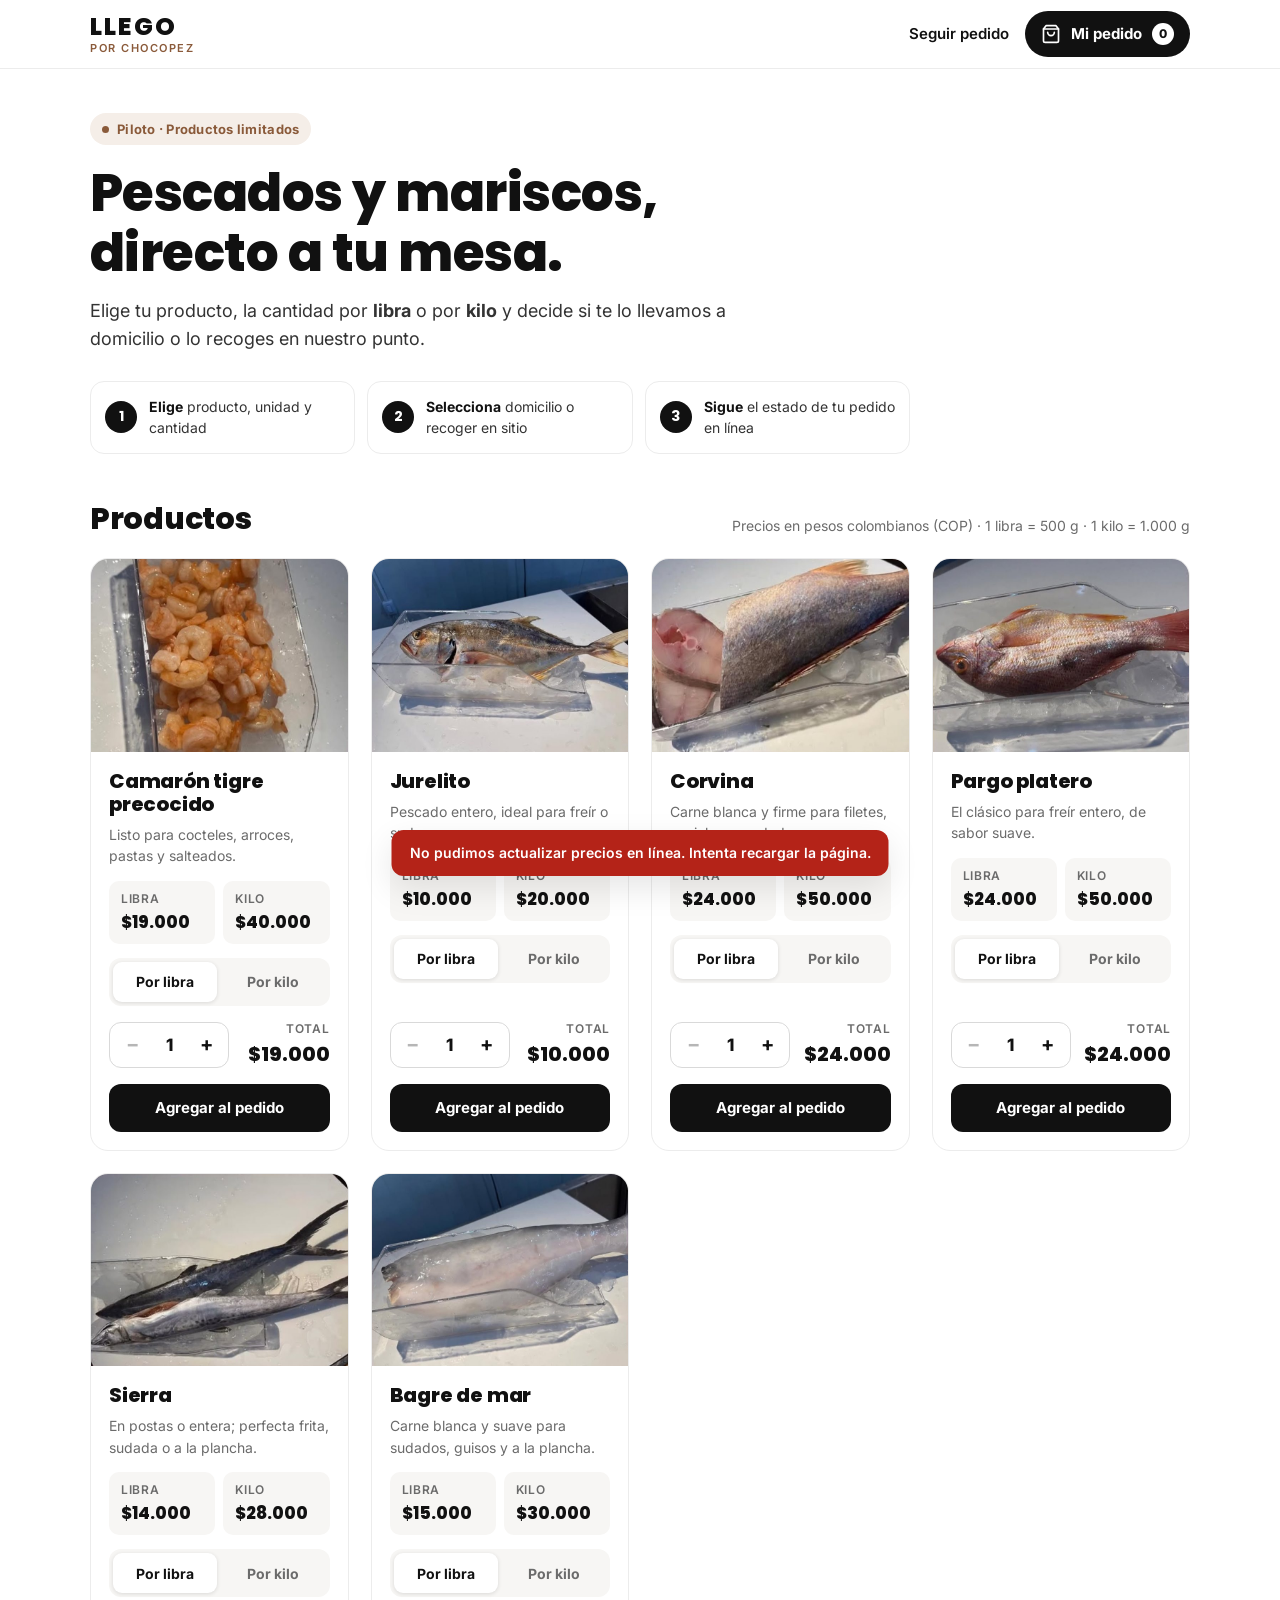
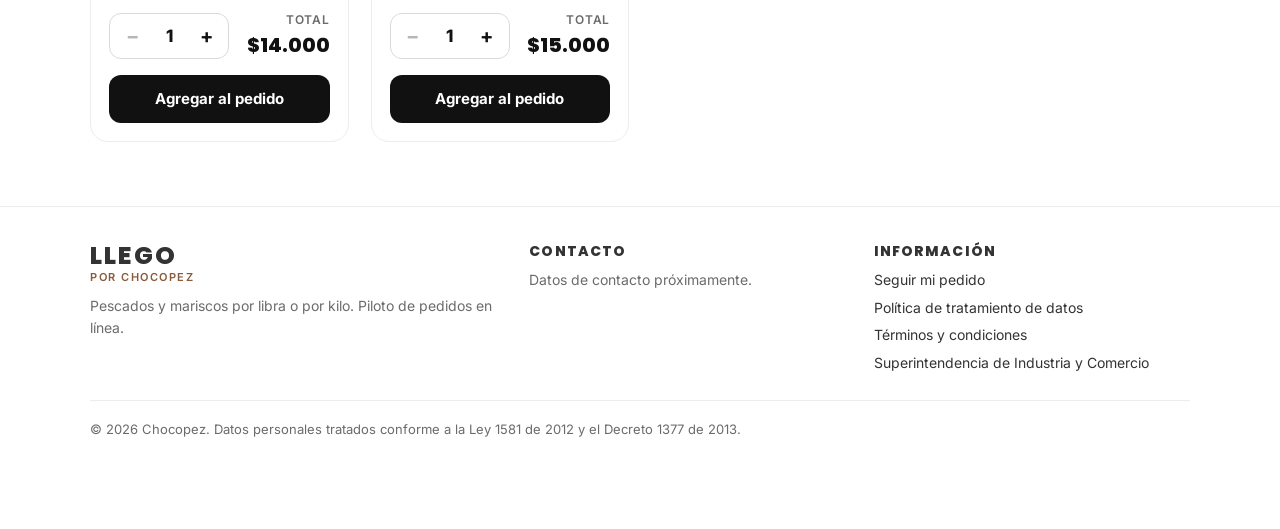
<file: index.html>
<!doctype html>
<html lang="es-CO">
<head>
  <meta charset="utf-8">
  <meta name="viewport" content="width=device-width, initial-scale=1, viewport-fit=cover">
  <title>LLEGO · Pescados y mariscos | Chocopez</title>
  <meta name="description" content="Pide pescados y mariscos por libra o por kilo. Domicilio o recogida en sitio, con seguimiento de tu pedido.">
  <meta name="theme-color" content="#ffffff">
  <meta property="og:title" content="LLEGO · Pescados y mariscos">
  <meta property="og:description" content="Elige tu producto por libra o por kilo y recíbelo a domicilio o recógelo en nuestro punto.">
  <meta property="og:image" content="assets/img/productos/corvina.jpg">
  <link rel="icon" href="data:image/svg+xml,%3Csvg xmlns='http://www.w3.org/2000/svg' viewBox='0 0 64 64'%3E%3Crect width='64' height='64' rx='14' fill='%23111'/%3E%3Ctext x='32' y='43' font-family='Arial' font-weight='900' font-size='30' fill='%23fff' text-anchor='middle'%3ELL%3C/text%3E%3C/svg%3E">
  <link rel="preconnect" href="https://fonts.googleapis.com">
  <link rel="preconnect" href="https://fonts.gstatic.com" crossorigin>
  <link href="https://fonts.googleapis.com/css2?family=Inter:wght@400;500;600;700&family=Poppins:wght@600;700;800&display=swap" rel="stylesheet">
  <link rel="stylesheet" href="assets/css/styles.css">
</head>
<body>
  <div class="demo-banner" id="demoBanner" hidden>Modo demostración: los pedidos se guardan solo en este navegador.</div>

  <header class="topbar">
    <div class="container topbar-in">
      <a class="brand" href="./" aria-label="LLEGO, inicio">
        <span class="brand-name">LLEGO</span>
        <span class="brand-sub">por Chocopez</span>
      </a>
      <nav class="topnav" aria-label="Principal">
        <a class="link-plain" href="seguimiento.html">Seguir pedido</a>
        <button class="cart-btn" id="cartBtn" type="button" aria-label="Ver mi pedido">
          <svg viewBox="0 0 24 24" fill="none" stroke="currentColor" stroke-width="2" stroke-linecap="round" stroke-linejoin="round" aria-hidden="true"><path d="M6 2 3 6v14a2 2 0 0 0 2 2h14a2 2 0 0 0 2-2V6l-3-4Z"/><path d="M3 6h18"/><path d="M16 10a4 4 0 0 1-8 0"/></svg>
          <span class="cart-total-top" id="cartTotalTop">Mi pedido</span>
          <span class="cart-count" id="cartCount" aria-live="polite">0</span>
        </button>
      </nav>
    </div>
  </header>

  <main>
    <section class="hero container">
      <span class="pill">Piloto · Productos limitados</span>
      <h1>Pescados y mariscos,<br>directo a tu mesa.</h1>
      <p class="lead">Elige tu producto, la cantidad por <strong>libra</strong> o por <strong>kilo</strong> y decide si te lo llevamos a domicilio o lo recoges en nuestro punto.</p>
      <ol class="steps">
        <li><b>1</b><span><strong>Elige</strong> producto, unidad y cantidad</span></li>
        <li><b>2</b><span><strong>Selecciona</strong> domicilio o recoger en sitio</span></li>
        <li><b>3</b><span><strong>Sigue</strong> el estado de tu pedido en línea</span></li>
      </ol>
    </section>

    <section class="section" id="catalogo" aria-labelledby="tituloProductos">
      <div class="container">
        <div class="section-head">
          <h2 id="tituloProductos">Productos</h2>
          <p class="muted small">Precios en pesos colombianos (COP) · 1 libra = 500 g · 1 kilo = 1.000 g</p>
        </div>
        <div class="notice" id="closedNotice" hidden>En este momento no estamos recibiendo pedidos. Vuelve pronto.</div>
        <div class="grid" id="productGrid" aria-live="polite"></div>
      </div>
    </section>
  </main>

  <footer class="footer">
    <div class="container">
      <div class="footer-grid">
        <div>
          <a class="brand" href="./"><span class="brand-name">LLEGO</span><span class="brand-sub">por Chocopez</span></a>
          <p class="muted" style="margin-top:12px">Pescados y mariscos por libra o por kilo. Piloto de pedidos en línea.</p>
        </div>
        <div>
          <h4>Contacto</h4>
          <ul id="footerContact"></ul>
        </div>
        <div>
          <h4>Información</h4>
          <ul>
            <li><a href="seguimiento.html">Seguir mi pedido</a></li>
            <li><a href="politica.html#datos">Política de tratamiento de datos</a></li>
            <li><a href="politica.html#terminos">Términos y condiciones</a></li>
            <li><a href="https://www.sic.gov.co" target="_blank" rel="noopener">Superintendencia de Industria y Comercio</a></li>
          </ul>
        </div>
      </div>
      <p class="legal">© <span id="anio">2026</span> <span data-negocio="razonSocial">Chocopez</span>. Datos personales tratados conforme a la Ley 1581 de 2012 y el Decreto 1377 de 2013.</p>
    </div>
  </footer>

  <button class="mobile-bar" id="mobileBar" type="button" aria-label="Ver mi pedido">
    <span class="mb-info"><small id="mbCount">0 productos</small><strong id="mbTotal">$0</strong></span>
    <span class="mb-cta">Ver pedido</span>
  </button>

  <!-- Panel del pedido -->
  <div class="backdrop" id="backdrop" hidden></div>
  <aside class="drawer" id="drawer" role="dialog" aria-modal="true" aria-labelledby="drawerTitle" aria-hidden="true">
    <div class="drawer-head">
      <button class="icon-btn" id="drawerBack" type="button" aria-label="Volver" hidden>&larr;</button>
      <h2 id="drawerTitle">Tu pedido</h2>
      <button class="icon-btn" id="drawerClose" type="button" aria-label="Cerrar">&times;</button>
    </div>
    <div class="drawer-steps" id="drawerSteps" aria-hidden="true"><span></span><span></span><span></span></div>

    <div class="drawer-body" id="drawerBody">
      <!-- Paso 1: carrito -->
      <section data-view="carrito" id="viewCarrito"></section>

      <!-- Paso 2: datos de entrega -->
      <section data-view="datos" hidden>
        <form class="form" id="checkoutForm" novalidate>
          <fieldset>
            <legend>¿Cómo quieres recibirlo?</legend>
            <div class="choice-grid">
              <label class="choice">
                <input type="radio" name="tipoEntrega" value="DOMICILIO" checked>
                <span class="choice-box"><strong>Domicilio</strong><small>Te lo llevamos a tu dirección.</small></span>
              </label>
              <label class="choice">
                <input type="radio" name="tipoEntrega" value="RECOGER">
                <span class="choice-box"><strong>Recoger en sitio</strong><small>Pasas por nuestro punto.</small></span>
              </label>
            </div>
          </fieldset>

          <fieldset>
            <legend>Tus datos</legend>
            <div class="field" data-campo="nombre">
              <label for="fNombre">Nombre completo</label>
              <input id="fNombre" name="nombre" autocomplete="name" maxlength="80" required>
            </div>
            <div class="field" data-campo="telefono">
              <label for="fTelefono">Celular</label>
              <input id="fTelefono" name="telefono" type="tel" inputmode="numeric" autocomplete="tel-national" maxlength="14" placeholder="300 123 4567" required>
            </div>
            <div class="field" data-campo="correo">
              <label for="fCorreo">Correo <span class="opt">(opcional)</span></label>
              <input id="fCorreo" name="correo" type="email" autocomplete="email" maxlength="100">
            </div>
          </fieldset>

          <fieldset data-solo="DOMICILIO">
            <legend>Dirección de entrega</legend>
            <div class="field" data-campo="direccion">
              <label for="fDireccion">Dirección</label>
              <input id="fDireccion" name="direccion" autocomplete="street-address" maxlength="120" placeholder="Calle 10 # 20-30">
            </div>
            <div class="row-2">
              <div class="field" data-campo="barrio">
                <label for="fBarrio">Barrio</label>
                <input id="fBarrio" name="barrio" maxlength="60">
              </div>
              <div class="field" data-campo="ciudad">
                <label for="fCiudad">Ciudad</label>
                <input id="fCiudad" name="ciudad" autocomplete="address-level2" maxlength="60">
              </div>
            </div>
            <div class="field" data-campo="indicaciones">
              <label for="fIndicaciones">Indicaciones <span class="opt">(opcional)</span></label>
              <input id="fIndicaciones" name="indicaciones" maxlength="200" placeholder="Torre, apartamento, punto de referencia">
            </div>
            <div class="field" data-campo="franja">
              <label for="fFranja">¿Cuándo lo quieres?</label>
              <select id="fFranja" name="franja"></select>
            </div>
            <p class="hint" id="coberturaHint" hidden></p>
          </fieldset>

          <fieldset data-solo="RECOGER" hidden>
            <legend>Punto de recogida</legend>
            <div class="info-box" id="pickupInfo"></div>
            <div class="row-2">
              <div class="field" data-campo="fechaRecogida">
                <label for="fFechaRecogida">Fecha</label>
                <input id="fFechaRecogida" name="fechaRecogida" type="date">
              </div>
              <div class="field" data-campo="franjaRecogida">
                <label for="fFranjaRecogida">Hora</label>
                <select id="fFranjaRecogida" name="franjaRecogida"></select>
              </div>
            </div>
          </fieldset>

          <fieldset>
            <legend>Medio de pago</legend>
            <div class="radio-list" id="pagoList" data-campo="pago"></div>
            <p class="hint">Esta plataforma no procesa pagos en línea: pagas al recibir o recoger tu pedido.</p>
          </fieldset>

          <div class="field" data-campo="observaciones">
            <label for="fObs">Observaciones <span class="opt">(opcional)</span></label>
            <textarea id="fObs" name="observaciones" maxlength="300" placeholder="Ej.: llamar antes de llegar"></textarea>
          </div>

          <div class="hp" aria-hidden="true">
            <label for="fWeb">No llenar este campo</label>
            <input id="fWeb" name="web" tabindex="-1" autocomplete="off">
          </div>

          <label class="consent" data-campo="consentimiento">
            <input type="checkbox" name="consentimiento" id="fConsent">
            <span>Autorizo de manera previa, expresa e informada a <strong data-negocio="razonSocial">Chocopez</strong> para tratar mis datos personales con el fin de gestionar, entregar y hacer seguimiento a mi pedido, de acuerdo con la <a href="politica.html#datos" target="_blank">Política de Tratamiento de Datos Personales</a> (Ley 1581 de 2012). Acepto los <a href="politica.html#terminos" target="_blank">Términos y condiciones</a>.</span>
          </label>

          <div class="form-error" id="formError" role="alert" hidden></div>
        </form>
      </section>

      <!-- Paso 3: confirmación -->
      <section data-view="listo" id="viewListo" hidden></section>
    </div>

    <div class="drawer-foot" id="drawerFoot">
      <div class="totals" id="totals"></div>
      <button class="btn btn-primary btn-block btn-lg" id="primaryBtn" type="button">Continuar</button>
    </div>
  </aside>

  <div class="toast" id="toast" role="status" aria-live="polite"></div>

  <script src="assets/js/config.js"></script>
  <script src="assets/js/productos.js"></script>
  <script src="assets/js/comun.js"></script>
  <script src="assets/js/api.js"></script>
  <script src="assets/js/tienda.js"></script>
</body>
</html>
</file>
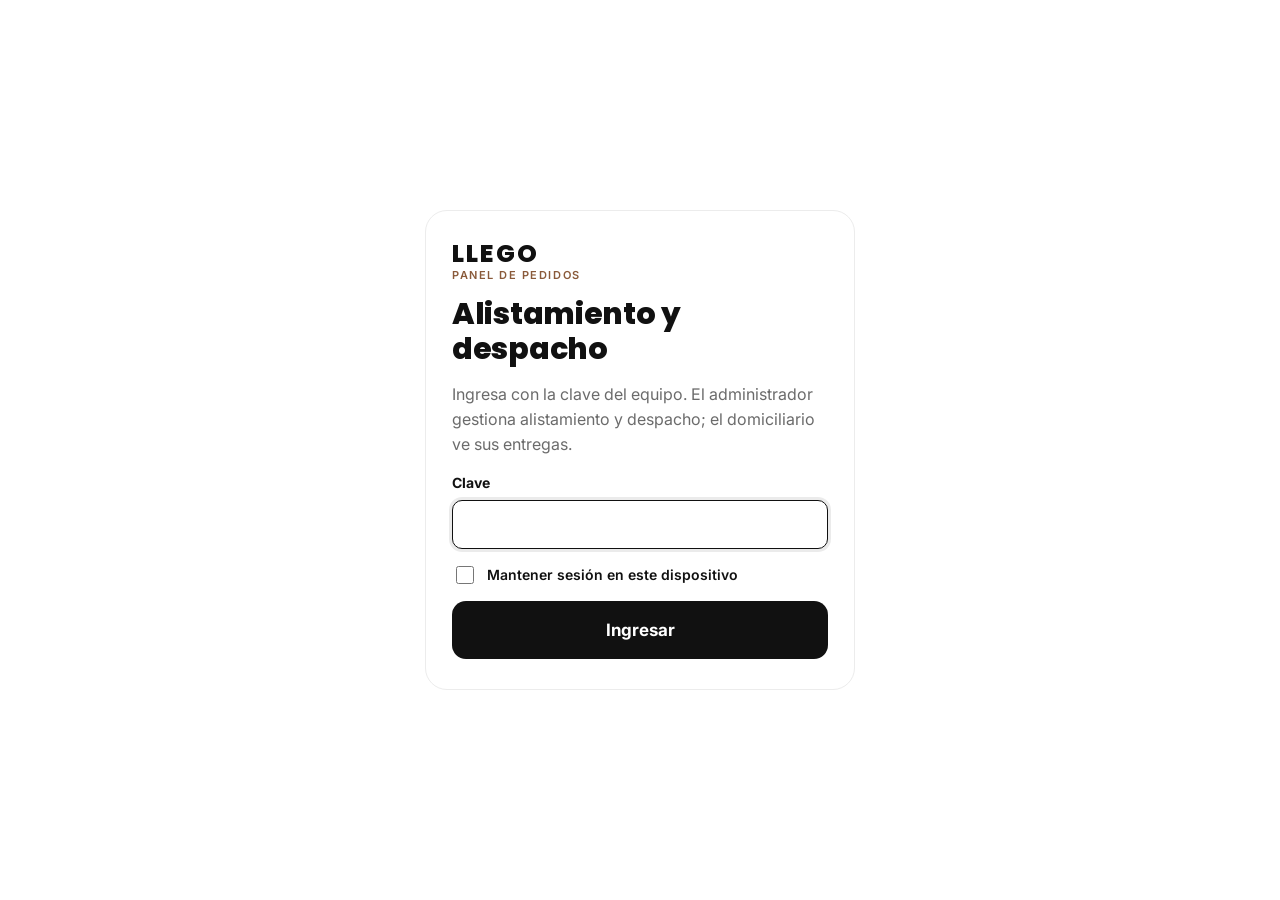
<file: admin/index.html>
<!doctype html>
<html lang="es-CO">
<head>
  <meta charset="utf-8">
  <meta name="viewport" content="width=device-width, initial-scale=1, viewport-fit=cover">
  <meta name="robots" content="noindex, nofollow">
  <title>Panel de pedidos · LLEGO</title>
  <meta name="theme-color" content="#ffffff">
  <link rel="icon" href="data:image/svg+xml,%3Csvg xmlns='http://www.w3.org/2000/svg' viewBox='0 0 64 64'%3E%3Crect width='64' height='64' rx='14' fill='%23111'/%3E%3Ctext x='32' y='43' font-family='Arial' font-weight='900' font-size='30' fill='%23fff' text-anchor='middle'%3ELL%3C/text%3E%3C/svg%3E">
  <link rel="preconnect" href="https://fonts.googleapis.com">
  <link rel="preconnect" href="https://fonts.gstatic.com" crossorigin>
  <link href="https://fonts.googleapis.com/css2?family=Inter:wght@400;500;600;700&family=Poppins:wght@600;700;800&display=swap" rel="stylesheet">
  <link rel="stylesheet" href="../assets/css/styles.css">
  <link rel="stylesheet" href="../assets/css/admin.css">
</head>
<body>
  <!-- Acceso -->
  <main class="login-wrap" id="vistaLogin">
    <div class="login-card">
      <div class="brand"><span class="brand-name">LLEGO</span><span class="brand-sub">Panel de pedidos</span></div>
      <h1>Alistamiento y despacho</h1>
      <p class="muted">Ingresa con la clave del equipo. El administrador gestiona alistamiento y despacho; el domiciliario ve sus entregas.</p>
      <form class="form" id="loginForm" novalidate style="gap:14px">
        <div class="field">
          <label for="clave">Clave</label>
          <input id="clave" name="clave" type="password" autocomplete="current-password" required>
        </div>
        <label class="check"><input type="checkbox" id="recordar"> Mantener sesión en este dispositivo</label>
        <div class="form-error" id="loginError" role="alert" hidden></div>
        <button class="btn btn-primary btn-lg btn-block" type="submit" id="loginBtn">Ingresar</button>
      </form>
      <div class="demo-keys" id="demoKeys" hidden>
        <strong>Modo demostración.</strong> Clave administrador: <b>admin123</b> · Clave domiciliario: <b>domi123</b>. Los pedidos de prueba se guardan solo en este navegador.
      </div>
    </div>
  </main>

  <!-- Panel -->
  <div id="vistaPanel" hidden>
    <div class="demo-banner" id="demoBanner" hidden>Modo demostración: los pedidos se guardan solo en este navegador.</div>
    <header class="topbar">
      <div class="container topbar-in">
        <div class="brand"><span class="brand-name">LLEGO</span><span class="brand-sub" id="rolLabel">Panel</span></div>
        <nav class="topnav">
          <a class="link-plain hide-sm" href="../" target="_blank" rel="noopener">Ver tienda</a>
          <button class="btn btn-ghost" type="button" id="btnSalir">Salir</button>
        </nav>
      </div>
    </header>

    <main class="container panel">
      <div class="panel-title">
        <h1 id="panelTitulo">Pedidos</h1>
        <div class="toolbar">
          <label class="switch" id="tiendaSwitch" hidden><input type="checkbox" id="tiendaAbierta" checked><span id="tiendaTxt">Tienda abierta</span></label>
          <button class="btn btn-ghost" type="button" id="btnXML" hidden>Descargar XML</button>
          <button class="btn btn-primary" type="button" id="btnRefrescar">Actualizar</button>
        </div>
      </div>

      <div class="kpis" id="kpis" hidden></div>

      <div class="domi-bar" id="domiBar" hidden>
        <div class="field">
          <label for="domiNombre">Tu nombre (domiciliario)</label>
          <input id="domiNombre" class="input" maxlength="60" placeholder="Escribe tu nombre" autocomplete="name">
        </div>
        <p class="small muted" style="flex:1;min-width:200px">Se registra en cada pedido que recibas y entregues.</p>
      </div>

      <div class="panel-bar">
        <nav class="tabs" id="tabs" role="tablist" aria-label="Fases del pedido"></nav>
        <input class="input search" id="buscar" type="search" placeholder="Buscar por código, nombre o celular" aria-label="Buscar pedidos">
      </div>
      <p class="sync" id="syncInfo"></p>
      <div class="orders" id="orders" aria-live="polite"></div>
    </main>
  </div>

  <datalist id="domisList"></datalist>
  <div class="toast" id="toast" role="status" aria-live="polite"></div>

  <script src="../assets/js/config.js"></script>
  <script src="../assets/js/productos.js"></script>
  <script src="../assets/js/comun.js"></script>
  <script src="../assets/js/api.js"></script>
  <script src="../assets/js/admin.js"></script>
</body>
</html>
</file>
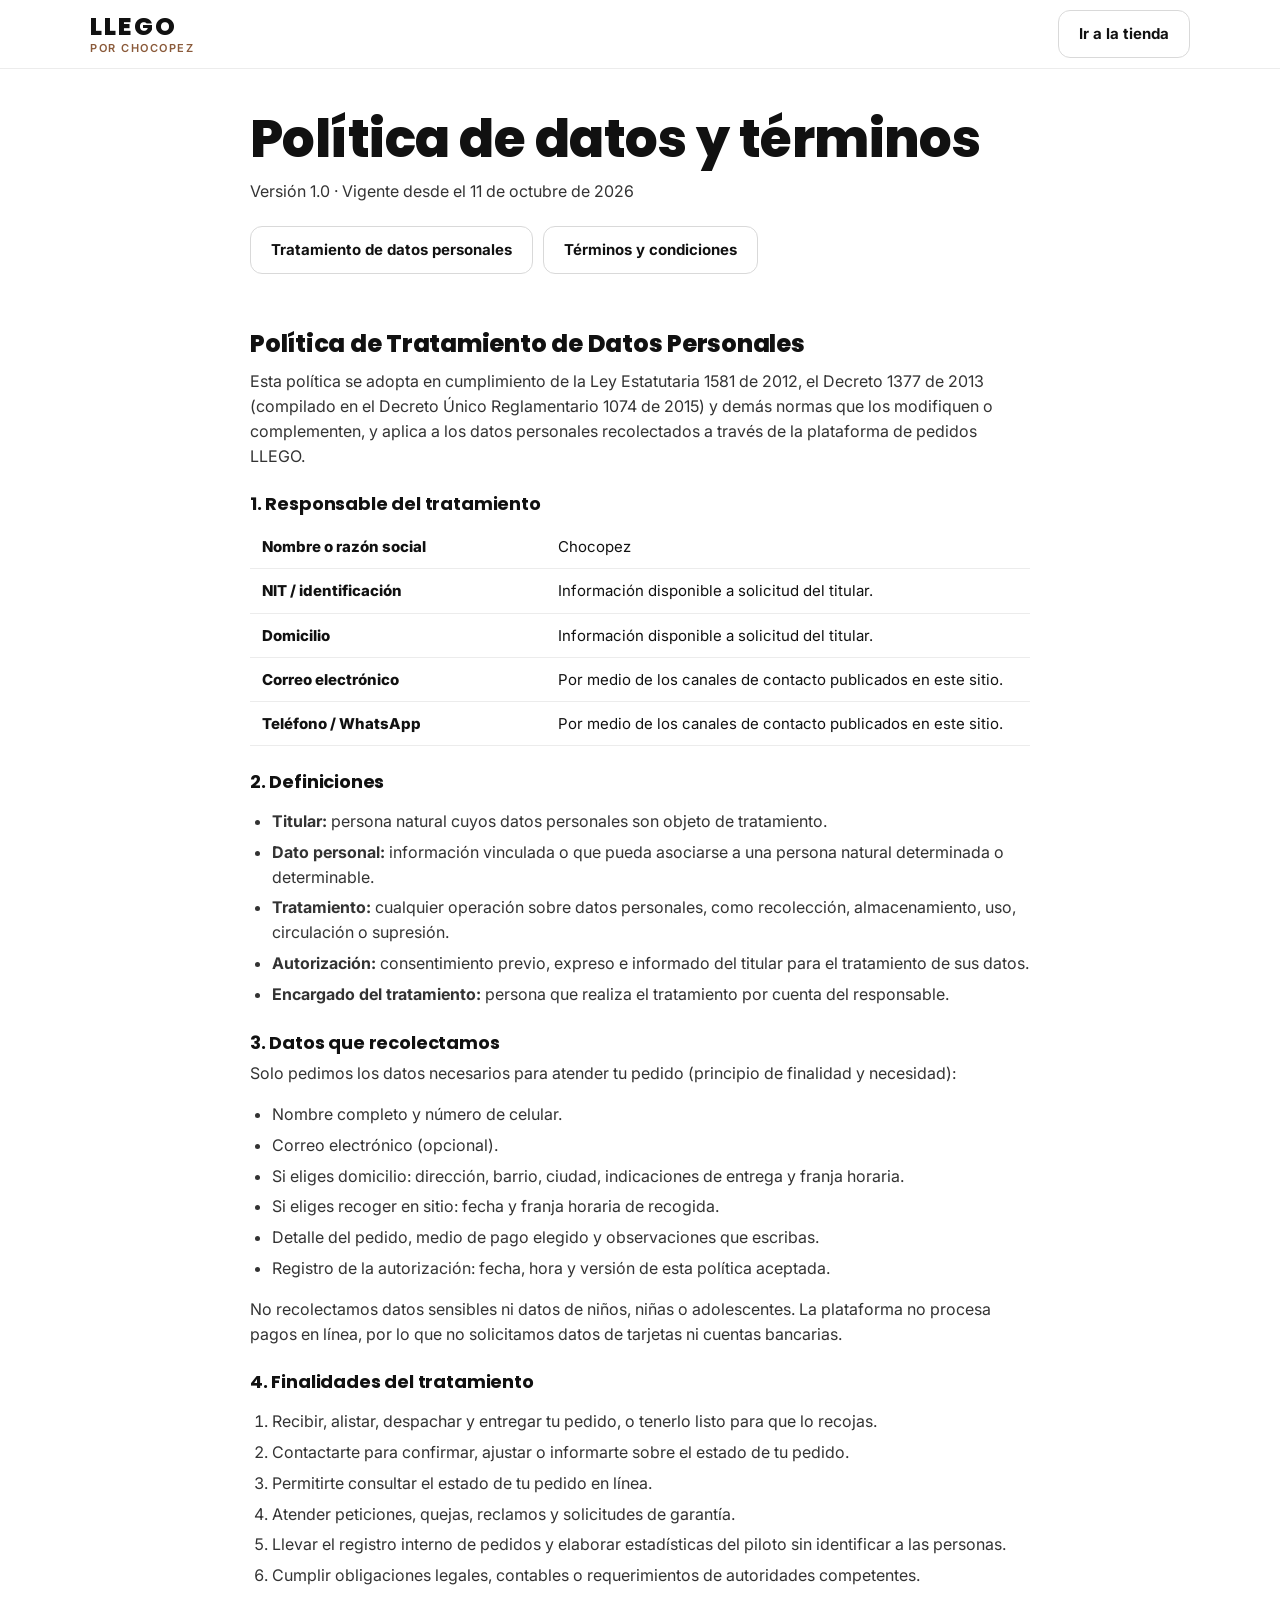
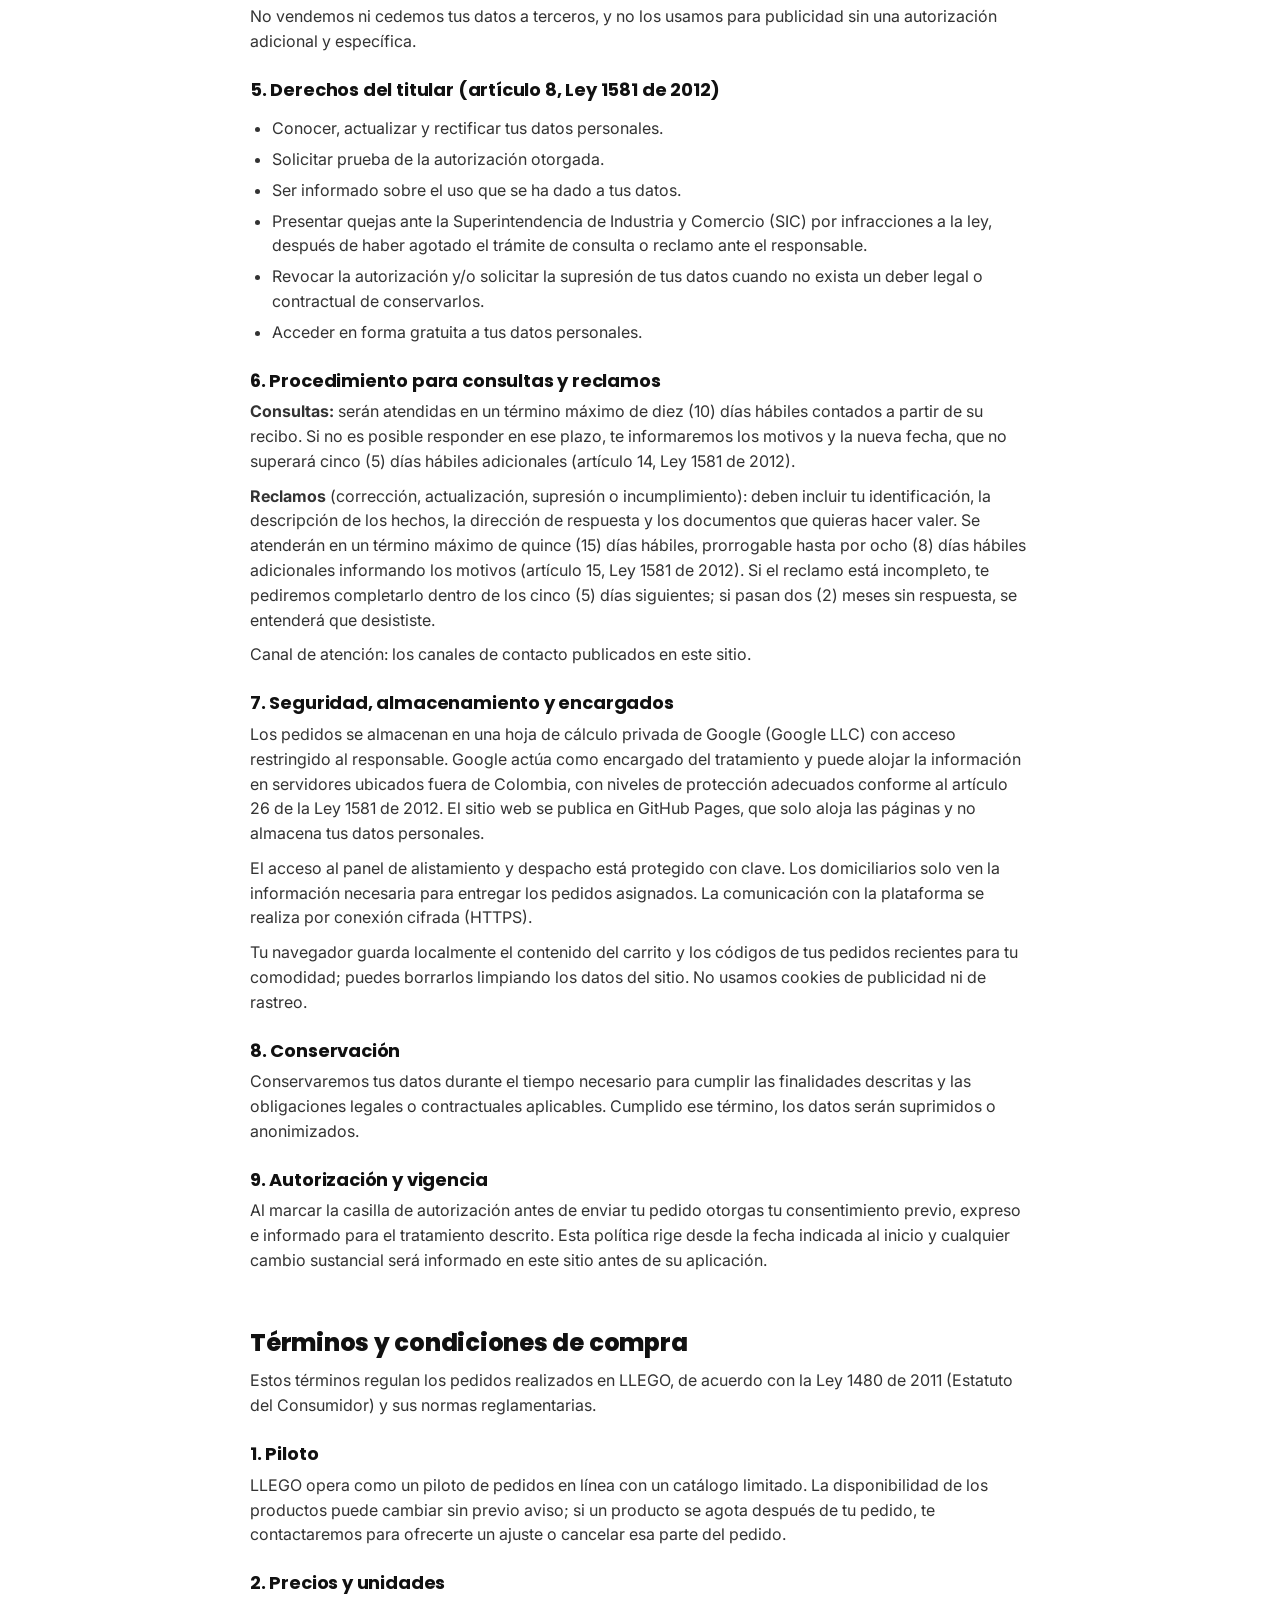
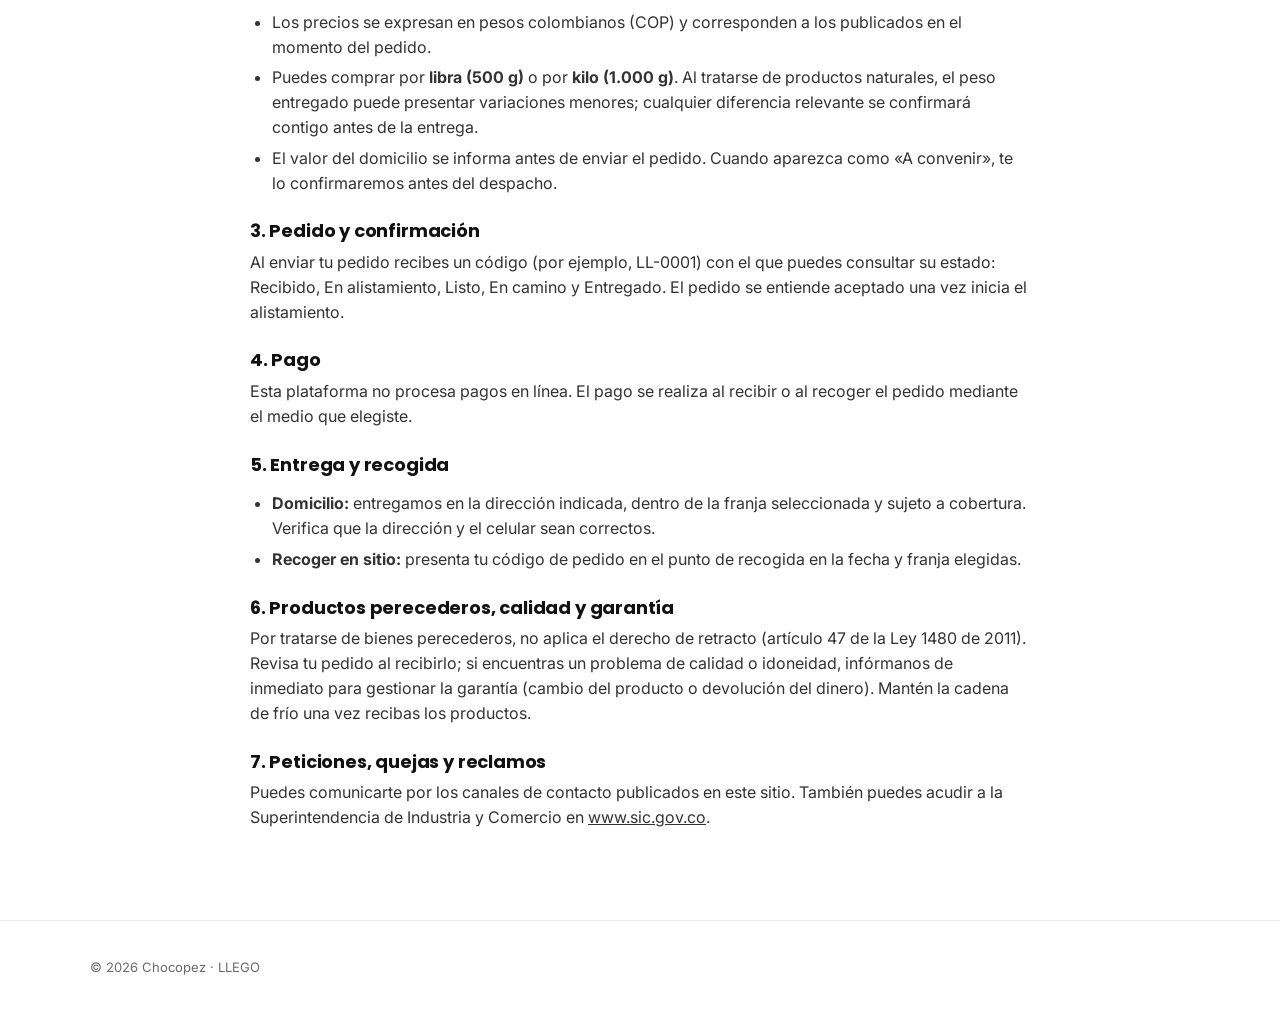
<file: politica.html>
<!doctype html>
<html lang="es-CO">
<head>
  <meta charset="utf-8">
  <meta name="viewport" content="width=device-width, initial-scale=1, viewport-fit=cover">
  <title>Política de datos y términos · LLEGO</title>
  <meta name="description" content="Política de Tratamiento de Datos Personales (Ley 1581 de 2012) y Términos y condiciones de compra de LLEGO por Chocopez.">
  <meta name="theme-color" content="#ffffff">
  <link rel="icon" href="data:image/svg+xml,%3Csvg xmlns='http://www.w3.org/2000/svg' viewBox='0 0 64 64'%3E%3Crect width='64' height='64' rx='14' fill='%23111'/%3E%3Ctext x='32' y='43' font-family='Arial' font-weight='900' font-size='30' fill='%23fff' text-anchor='middle'%3ELL%3C/text%3E%3C/svg%3E">
  <link rel="preconnect" href="https://fonts.googleapis.com">
  <link rel="preconnect" href="https://fonts.gstatic.com" crossorigin>
  <link href="https://fonts.googleapis.com/css2?family=Inter:wght@400;500;600;700&family=Poppins:wght@600;700;800&display=swap" rel="stylesheet">
  <link rel="stylesheet" href="assets/css/styles.css">
</head>
<body>
  <header class="topbar">
    <div class="container topbar-in">
      <a class="brand" href="./" aria-label="LLEGO, inicio">
        <span class="brand-name">LLEGO</span>
        <span class="brand-sub">por Chocopez</span>
      </a>
      <nav class="topnav"><a class="btn btn-ghost" href="./">Ir a la tienda</a></nav>
    </div>
  </header>

  <main class="doc">
    <h1>Política de datos y términos</h1>
    <p class="muted">Versión <span data-cfg="VERSION_POLITICA">1.0</span> · Vigente desde el <span data-cfg="FECHA_POLITICA">11 de octubre de 2026</span></p>
    <div class="toc">
      <a class="btn btn-ghost" href="#datos">Tratamiento de datos personales</a>
      <a class="btn btn-ghost" href="#terminos">Términos y condiciones</a>
    </div>

    <!-- ===================== POLÍTICA DE DATOS ===================== -->
    <h2 id="datos">Política de Tratamiento de Datos Personales</h2>
    <p>Esta política se adopta en cumplimiento de la Ley Estatutaria 1581 de 2012, el Decreto 1377 de 2013 (compilado en el Decreto Único Reglamentario 1074 de 2015) y demás normas que los modifiquen o complementen, y aplica a los datos personales recolectados a través de la plataforma de pedidos LLEGO.</p>

    <h3>1. Responsable del tratamiento</h3>
    <table>
      <tr><th>Nombre o razón social</th><td data-negocio="razonSocial">Chocopez</td></tr>
      <tr><th>NIT / identificación</th><td data-negocio="nit" data-vacio="Información disponible a solicitud del titular.">—</td></tr>
      <tr><th>Domicilio</th><td data-negocio-dir data-vacio="Información disponible a solicitud del titular.">—</td></tr>
      <tr><th>Correo electrónico</th><td data-negocio="correo" data-vacio="Por medio de los canales de contacto publicados en este sitio.">—</td></tr>
      <tr><th>Teléfono / WhatsApp</th><td data-negocio="telefono" data-vacio="Por medio de los canales de contacto publicados en este sitio.">—</td></tr>
    </table>

    <h3>2. Definiciones</h3>
    <ul>
      <li><strong>Titular:</strong> persona natural cuyos datos personales son objeto de tratamiento.</li>
      <li><strong>Dato personal:</strong> información vinculada o que pueda asociarse a una persona natural determinada o determinable.</li>
      <li><strong>Tratamiento:</strong> cualquier operación sobre datos personales, como recolección, almacenamiento, uso, circulación o supresión.</li>
      <li><strong>Autorización:</strong> consentimiento previo, expreso e informado del titular para el tratamiento de sus datos.</li>
      <li><strong>Encargado del tratamiento:</strong> persona que realiza el tratamiento por cuenta del responsable.</li>
    </ul>

    <h3>3. Datos que recolectamos</h3>
    <p>Solo pedimos los datos necesarios para atender tu pedido (principio de finalidad y necesidad):</p>
    <ul>
      <li>Nombre completo y número de celular.</li>
      <li>Correo electrónico (opcional).</li>
      <li>Si eliges domicilio: dirección, barrio, ciudad, indicaciones de entrega y franja horaria.</li>
      <li>Si eliges recoger en sitio: fecha y franja horaria de recogida.</li>
      <li>Detalle del pedido, medio de pago elegido y observaciones que escribas.</li>
      <li>Registro de la autorización: fecha, hora y versión de esta política aceptada.</li>
    </ul>
    <p>No recolectamos datos sensibles ni datos de niños, niñas o adolescentes. La plataforma no procesa pagos en línea, por lo que no solicitamos datos de tarjetas ni cuentas bancarias.</p>

    <h3>4. Finalidades del tratamiento</h3>
    <ol>
      <li>Recibir, alistar, despachar y entregar tu pedido, o tenerlo listo para que lo recojas.</li>
      <li>Contactarte para confirmar, ajustar o informarte sobre el estado de tu pedido.</li>
      <li>Permitirte consultar el estado de tu pedido en línea.</li>
      <li>Atender peticiones, quejas, reclamos y solicitudes de garantía.</li>
      <li>Llevar el registro interno de pedidos y elaborar estadísticas del piloto sin identificar a las personas.</li>
      <li>Cumplir obligaciones legales, contables o requerimientos de autoridades competentes.</li>
    </ol>
    <p>No vendemos ni cedemos tus datos a terceros, y no los usamos para publicidad sin una autorización adicional y específica.</p>

    <h3>5. Derechos del titular (artículo 8, Ley 1581 de 2012)</h3>
    <ul>
      <li>Conocer, actualizar y rectificar tus datos personales.</li>
      <li>Solicitar prueba de la autorización otorgada.</li>
      <li>Ser informado sobre el uso que se ha dado a tus datos.</li>
      <li>Presentar quejas ante la Superintendencia de Industria y Comercio (SIC) por infracciones a la ley, después de haber agotado el trámite de consulta o reclamo ante el responsable.</li>
      <li>Revocar la autorización y/o solicitar la supresión de tus datos cuando no exista un deber legal o contractual de conservarlos.</li>
      <li>Acceder en forma gratuita a tus datos personales.</li>
    </ul>

    <h3>6. Procedimiento para consultas y reclamos</h3>
    <p><strong>Consultas:</strong> serán atendidas en un término máximo de diez (10) días hábiles contados a partir de su recibo. Si no es posible responder en ese plazo, te informaremos los motivos y la nueva fecha, que no superará cinco (5) días hábiles adicionales (artículo 14, Ley 1581 de 2012).</p>
    <p><strong>Reclamos</strong> (corrección, actualización, supresión o incumplimiento): deben incluir tu identificación, la descripción de los hechos, la dirección de respuesta y los documentos que quieras hacer valer. Se atenderán en un término máximo de quince (15) días hábiles, prorrogable hasta por ocho (8) días hábiles adicionales informando los motivos (artículo 15, Ley 1581 de 2012). Si el reclamo está incompleto, te pediremos completarlo dentro de los cinco (5) días siguientes; si pasan dos (2) meses sin respuesta, se entenderá que desististe.</p>
    <p>Canal de atención: <span data-negocio-canal>los canales de contacto publicados en este sitio</span>.</p>

    <h3>7. Seguridad, almacenamiento y encargados</h3>
    <p>Los pedidos se almacenan en una hoja de cálculo privada de Google (Google LLC) con acceso restringido al responsable. Google actúa como encargado del tratamiento y puede alojar la información en servidores ubicados fuera de Colombia, con niveles de protección adecuados conforme al artículo 26 de la Ley 1581 de 2012. El sitio web se publica en GitHub Pages, que solo aloja las páginas y no almacena tus datos personales.</p>
    <p>El acceso al panel de alistamiento y despacho está protegido con clave. Los domiciliarios solo ven la información necesaria para entregar los pedidos asignados. La comunicación con la plataforma se realiza por conexión cifrada (HTTPS).</p>
    <p>Tu navegador guarda localmente el contenido del carrito y los códigos de tus pedidos recientes para tu comodidad; puedes borrarlos limpiando los datos del sitio. No usamos cookies de publicidad ni de rastreo.</p>

    <h3>8. Conservación</h3>
    <p>Conservaremos tus datos durante el tiempo necesario para cumplir las finalidades descritas y las obligaciones legales o contractuales aplicables. Cumplido ese término, los datos serán suprimidos o anonimizados.</p>

    <h3>9. Autorización y vigencia</h3>
    <p>Al marcar la casilla de autorización antes de enviar tu pedido otorgas tu consentimiento previo, expreso e informado para el tratamiento descrito. Esta política rige desde la fecha indicada al inicio y cualquier cambio sustancial será informado en este sitio antes de su aplicación.</p>

    <!-- ===================== TÉRMINOS ===================== -->
    <h2 id="terminos">Términos y condiciones de compra</h2>
    <p>Estos términos regulan los pedidos realizados en LLEGO, de acuerdo con la Ley 1480 de 2011 (Estatuto del Consumidor) y sus normas reglamentarias.</p>

    <h3>1. Piloto</h3>
    <p>LLEGO opera como un piloto de pedidos en línea con un catálogo limitado. La disponibilidad de los productos puede cambiar sin previo aviso; si un producto se agota después de tu pedido, te contactaremos para ofrecerte un ajuste o cancelar esa parte del pedido.</p>

    <h3>2. Precios y unidades</h3>
    <ul>
      <li>Los precios se expresan en pesos colombianos (COP) y corresponden a los publicados en el momento del pedido.</li>
      <li>Puedes comprar por <strong>libra (500 g)</strong> o por <strong>kilo (1.000 g)</strong>. Al tratarse de productos naturales, el peso entregado puede presentar variaciones menores; cualquier diferencia relevante se confirmará contigo antes de la entrega.</li>
      <li>El valor del domicilio se informa antes de enviar el pedido. Cuando aparezca como «A convenir», te lo confirmaremos antes del despacho.</li>
    </ul>

    <h3>3. Pedido y confirmación</h3>
    <p>Al enviar tu pedido recibes un código (por ejemplo, LL-0001) con el que puedes consultar su estado: Recibido, En alistamiento, Listo, En camino y Entregado. El pedido se entiende aceptado una vez inicia el alistamiento.</p>

    <h3>4. Pago</h3>
    <p>Esta plataforma no procesa pagos en línea. El pago se realiza al recibir o al recoger el pedido mediante el medio que elegiste.</p>

    <h3>5. Entrega y recogida</h3>
    <ul>
      <li><strong>Domicilio:</strong> entregamos en la dirección indicada, dentro de la franja seleccionada y sujeto a cobertura. Verifica que la dirección y el celular sean correctos.</li>
      <li><strong>Recoger en sitio:</strong> presenta tu código de pedido en el punto de recogida en la fecha y franja elegidas.</li>
    </ul>

    <h3>6. Productos perecederos, calidad y garantía</h3>
    <p>Por tratarse de bienes perecederos, no aplica el derecho de retracto (artículo 47 de la Ley 1480 de 2011). Revisa tu pedido al recibirlo; si encuentras un problema de calidad o idoneidad, infórmanos de inmediato para gestionar la garantía (cambio del producto o devolución del dinero). Mantén la cadena de frío una vez recibas los productos.</p>

    <h3>7. Peticiones, quejas y reclamos</h3>
    <p>Puedes comunicarte por <span data-negocio-canal>los canales de contacto publicados en este sitio</span>. También puedes acudir a la Superintendencia de Industria y Comercio en <a href="https://www.sic.gov.co" target="_blank" rel="noopener">www.sic.gov.co</a>.</p>
  </main>

  <footer class="footer" style="padding-bottom:40px">
    <div class="container">
      <p class="legal" style="margin-top:0;border-top:0;padding-top:0">© <span id="anio">2026</span> <span data-negocio="razonSocial">Chocopez</span> · LLEGO</p>
    </div>
  </footer>

  <script src="assets/js/config.js"></script>
  <script>
    (function () {
      var C = window.LLEGO_CONFIG || {}, N = C.NEGOCIO || {};
      document.querySelectorAll('[data-cfg]').forEach(function (el) { if (C[el.dataset.cfg]) el.textContent = C[el.dataset.cfg]; });
      document.querySelectorAll('[data-negocio]').forEach(function (el) {
        var v = N[el.dataset.negocio];
        if (v) el.textContent = v; else if (el.dataset.vacio) el.textContent = el.dataset.vacio;
      });
      var dir = [N.direccionRecogida, N.ciudad].filter(Boolean).join(', ');
      document.querySelectorAll('[data-negocio-dir]').forEach(function (el) { el.textContent = dir || el.dataset.vacio; });
      var canal = [];
      if (N.correo) canal.push('el correo ' + N.correo);
      if (N.telefono) canal.push('el teléfono ' + N.telefono);
      if (N.whatsapp) canal.push('WhatsApp');
      if (canal.length) document.querySelectorAll('[data-negocio-canal]').forEach(function (el) { el.textContent = canal.join(', '); });
      document.getElementById('anio').textContent = new Date().getFullYear();
    })();
  </script>
</body>
</html>
</file>
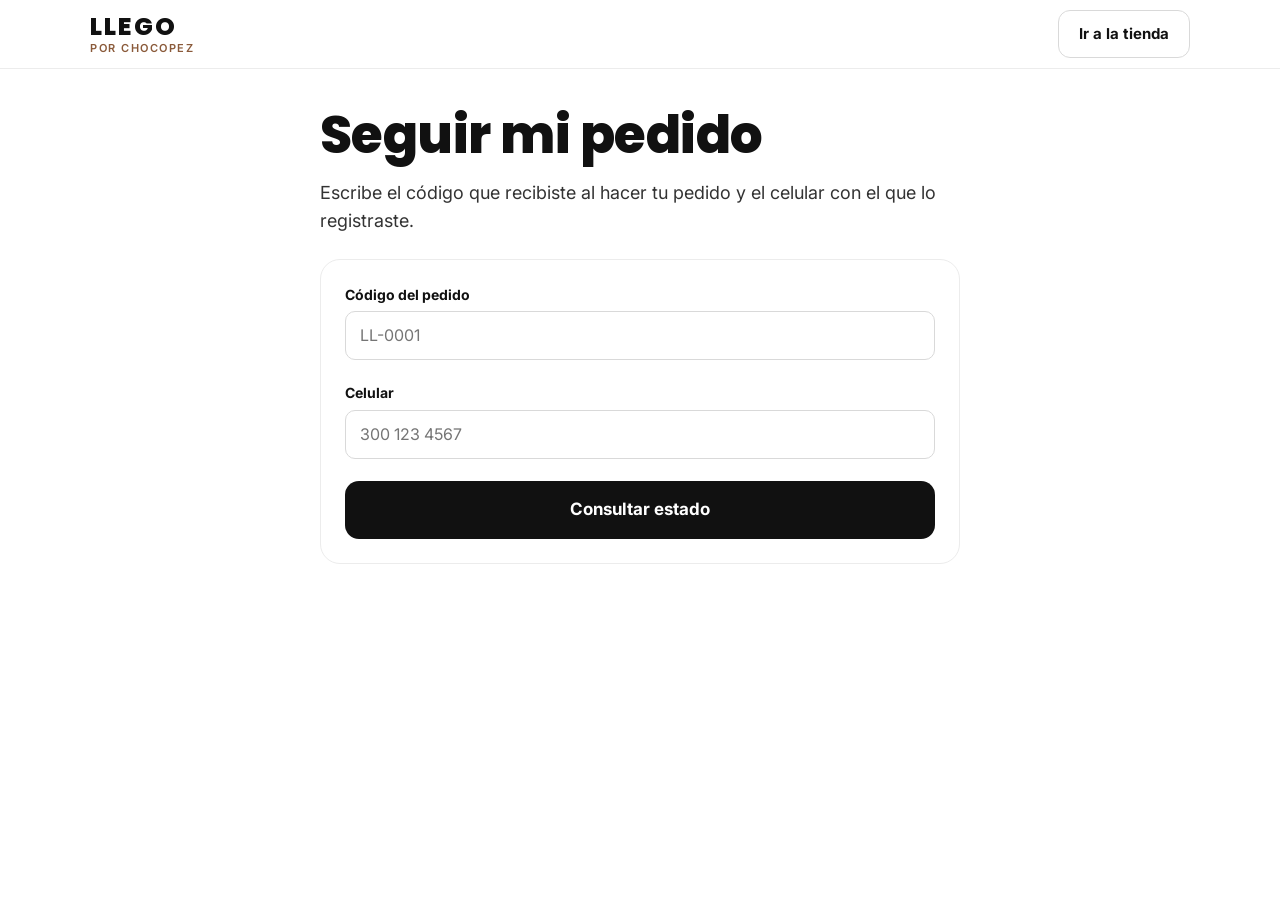
<file: seguimiento.html>
<!doctype html>
<html lang="es-CO">
<head>
  <meta charset="utf-8">
  <meta name="viewport" content="width=device-width, initial-scale=1, viewport-fit=cover">
  <title>Seguir mi pedido · LLEGO</title>
  <meta name="description" content="Consulta el estado de tu pedido LLEGO: recibido, en alistamiento, en camino o entregado.">
  <meta name="theme-color" content="#ffffff">
  <link rel="icon" href="data:image/svg+xml,%3Csvg xmlns='http://www.w3.org/2000/svg' viewBox='0 0 64 64'%3E%3Crect width='64' height='64' rx='14' fill='%23111'/%3E%3Ctext x='32' y='43' font-family='Arial' font-weight='900' font-size='30' fill='%23fff' text-anchor='middle'%3ELL%3C/text%3E%3C/svg%3E">
  <link rel="preconnect" href="https://fonts.googleapis.com">
  <link rel="preconnect" href="https://fonts.gstatic.com" crossorigin>
  <link href="https://fonts.googleapis.com/css2?family=Inter:wght@400;500;600;700&family=Poppins:wght@600;700;800&display=swap" rel="stylesheet">
  <link rel="stylesheet" href="assets/css/styles.css">
</head>
<body>
  <div class="demo-banner" id="demoBanner" hidden>Modo demostración: los pedidos se guardan solo en este navegador.</div>
  <header class="topbar">
    <div class="container topbar-in">
      <a class="brand" href="./" aria-label="LLEGO, inicio">
        <span class="brand-name">LLEGO</span>
        <span class="brand-sub">por Chocopez</span>
      </a>
      <nav class="topnav"><a class="btn btn-ghost" href="./">Ir a la tienda</a></nav>
    </div>
  </header>

  <main class="track-wrap">
    <!-- Consulta -->
    <section id="vistaForm">
      <h1>Seguir mi pedido</h1>
      <p class="lead">Escribe el código que recibiste al hacer tu pedido y el celular con el que lo registraste.</p>
      <form class="form track-card" id="trackForm" style="margin-top:24px" novalidate>
        <div class="field">
          <label for="tCodigo">Código del pedido</label>
          <input id="tCodigo" name="codigo" placeholder="LL-0001" autocapitalize="characters" autocomplete="off" maxlength="12" required>
        </div>
        <div class="field">
          <label for="tTelefono">Celular</label>
          <input id="tTelefono" name="telefono" type="tel" inputmode="numeric" placeholder="300 123 4567" maxlength="14" required>
        </div>
        <div class="form-error" id="trackError" role="alert" hidden></div>
        <button class="btn btn-primary btn-lg btn-block" type="submit" id="trackBtn">Consultar estado</button>
      </form>
      <div id="misPedidos" style="margin-top:28px"></div>
    </section>

    <!-- Resultado -->
    <section id="vistaPedido" hidden>
      <div class="track-card">
        <div style="display:flex;justify-content:space-between;align-items:center;gap:12px;flex-wrap:wrap">
          <span class="badge badge-plain" id="pCodigo">LL-0000</span>
          <span class="small muted" id="pActualizado"></span>
        </div>
        <div class="track-status">
          <h1 id="pEstado">—</h1>
          <p class="lead" id="pDescripcion" style="margin-top:0"></p>
        </div>
        <ol class="timeline" id="pTimeline"></ol>
        <div class="kv" id="pDatos"></div>
        <h3 style="margin:26px 0 8px">Productos</h3>
        <ul class="items-mini" id="pItems"></ul>
      </div>
      <div style="display:grid;gap:10px;margin-top:18px">
        <button class="btn btn-ghost btn-block" type="button" id="btnActualizar">Actualizar ahora</button>
        <button class="btn btn-ghost btn-block" type="button" id="btnOtro">Consultar otro pedido</button>
      </div>
      <p class="small muted" style="text-align:center;margin-top:14px">Esta página se actualiza automáticamente cada 30 segundos.</p>
    </section>
  </main>

  <div class="toast" id="toast" role="status" aria-live="polite"></div>

  <script src="assets/js/config.js"></script>
  <script src="assets/js/productos.js"></script>
  <script src="assets/js/comun.js"></script>
  <script src="assets/js/api.js"></script>
  <script src="assets/js/seguimiento.js"></script>
</body>
</html>
</file>
<file: assets/css/styles.css>
/* LLEGO · Chocopez — estilos compartidos (tienda, seguimiento, panel y políticas) */
:root {
  --bg: #ffffff;
  --ink: #111111;
  --ink-2: #333333;
  --muted: #6b6b6b;
  --line: #ececec;
  --line-2: #d9d9d9;
  --soft: #f7f6f4;
  --brand: #8a5a3a;
  --brand-soft: #f5eee8;

  --ok: #1d7a3a;      --ok-soft: #e7f5ec;
  --warn: #9a5800;    --warn-soft: #fdf1df;
  --info: #1f5fbf;    --info-soft: #e9f0fc;
  --violet: #5b3fc4;  --violet-soft: #efebfb;
  --teal: #0b7469;    --teal-soft: #e2f4f1;
  --danger: #b42318;  --danger-soft: #fdecea;

  --r: 14px;
  --r-sm: 10px;
  --shadow: 0 12px 32px rgba(0, 0, 0, .10);
  --font: 'Inter', system-ui, -apple-system, 'Segoe UI', Roboto, Arial, sans-serif;
  --font-head: 'Poppins', 'Inter', system-ui, -apple-system, 'Segoe UI', Arial, sans-serif;
}

* { box-sizing: border-box; }
html { -webkit-text-size-adjust: 100%; scroll-behavior: smooth; }
body {
  margin: 0;
  background: var(--bg);
  color: var(--ink);
  font: 400 16px/1.55 var(--font);
  -webkit-font-smoothing: antialiased;
}
img { max-width: 100%; display: block; }
a { color: inherit; }
button, input, select, textarea { font: inherit; color: inherit; }
button { cursor: pointer; }
[hidden] { display: none !important; }
:focus-visible { outline: 3px solid var(--ink); outline-offset: 2px; }

h1, h2, h3, h4 { font-family: var(--font-head); font-weight: 800; line-height: 1.15; margin: 0; letter-spacing: -.01em; }
h1 { font-size: clamp(30px, 5.4vw, 52px); }
h2 { font-size: clamp(22px, 3vw, 30px); }
h3 { font-size: 19px; font-weight: 700; }
p { margin: 0; }
.muted { color: var(--muted); }
.small { font-size: 14px; }
.sr-only { position: absolute; width: 1px; height: 1px; overflow: hidden; clip: rect(0 0 0 0); white-space: nowrap; }

.container { width: 100%; max-width: 1140px; margin: 0 auto; padding: 0 20px; }

/* ---------- Barra superior ---------- */
.demo-banner {
  background: #fff8e6; color: #6a4a00; border-bottom: 1px solid #f1e2b8;
  font-size: 13px; text-align: center; padding: 8px 16px;
}
.topbar {
  position: sticky; top: 0; z-index: 40;
  background: rgba(255, 255, 255, .96); backdrop-filter: saturate(1.4) blur(8px);
  border-bottom: 1px solid var(--line);
}
.topbar-in { display: flex; align-items: center; justify-content: space-between; height: 68px; gap: 12px; }
.brand { display: flex; flex-direction: column; text-decoration: none; line-height: 1; }
.brand-name { font-family: var(--font-head); font-weight: 800; font-size: 25px; letter-spacing: .08em; }
.brand-sub { font-size: 11px; font-weight: 600; letter-spacing: .14em; text-transform: uppercase; color: var(--brand); margin-top: 4px; }
.topnav { display: flex; align-items: center; gap: 10px; }
.link-plain { font-weight: 600; font-size: 15px; text-decoration: none; padding: 10px 6px; }
.link-plain:hover { text-decoration: underline; text-underline-offset: 4px; }

.cart-btn {
  display: inline-flex; align-items: center; gap: 10px;
  height: 46px; padding: 0 16px; border-radius: 999px;
  border: 0; background: var(--ink); color: #fff; font-weight: 700; font-size: 15px;
}
.cart-btn svg { width: 20px; height: 20px; }
.cart-count {
  min-width: 22px; height: 22px; border-radius: 999px; background: #fff; color: var(--ink);
  font-size: 12px; font-weight: 800; display: inline-grid; place-items: center; padding: 0 6px;
}
.cart-btn.bump { animation: bump .35s ease; }
@keyframes bump { 40% { transform: scale(1.08); } }

/* ---------- Botones ---------- */
.btn {
  display: inline-flex; align-items: center; justify-content: center; gap: 8px;
  min-height: 48px; padding: 0 20px; border-radius: 12px;
  font-weight: 700; font-size: 15px; text-decoration: none; text-align: center;
  border: 1.5px solid transparent; transition: background .15s, border-color .15s, opacity .15s;
}
.btn-primary { background: var(--ink); color: #fff; }
.btn-primary:hover { background: #2b2b2b; }
.btn-ghost { background: #fff; border-color: var(--line-2); color: var(--ink); }
.btn-ghost:hover { border-color: var(--ink); }
.btn-ok { background: var(--ok); color: #fff; }
.btn-ok:hover { background: #166030; }
.btn-danger-link { background: none; border: 0; color: var(--danger); font-weight: 600; font-size: 14px; padding: 8px 0; text-decoration: underline; text-underline-offset: 3px; }
.btn-block { width: 100%; }
.btn-lg { min-height: 58px; font-size: 17px; border-radius: 14px; }
.btn[disabled], .btn:disabled { opacity: .45; cursor: not-allowed; }
.icon-btn {
  width: 44px; height: 44px; border-radius: 12px; border: 1.5px solid var(--line); background: #fff;
  display: inline-grid; place-items: center; font-size: 20px; font-weight: 700; line-height: 1;
}
.icon-btn:hover { border-color: var(--ink); }

/* ---------- Hero ---------- */
.hero { padding: 44px 20px 28px; }
.pill {
  display: inline-flex; align-items: center; gap: 8px;
  background: var(--brand-soft); color: var(--brand); font-weight: 700; font-size: 13px;
  padding: 6px 12px; border-radius: 999px; margin-bottom: 18px; letter-spacing: .02em;
}
.pill::before { content: ""; width: 7px; height: 7px; border-radius: 50%; background: var(--brand); }
.lead { font-size: 18px; color: var(--ink-2); max-width: 640px; margin-top: 14px; }
.steps { list-style: none; padding: 0; margin: 28px 0 0; display: grid; grid-template-columns: repeat(3, minmax(0, 1fr)); gap: 12px; max-width: 820px; }
.steps li { display: flex; align-items: center; gap: 12px; padding: 14px; border: 1px solid var(--line); border-radius: var(--r); font-size: 14px; color: var(--ink-2); }
.steps b { flex: none; width: 32px; height: 32px; border-radius: 50%; background: var(--ink); color: #fff; display: grid; place-items: center; font-family: var(--font-head); }
.steps strong { color: var(--ink); }

/* ---------- Catálogo ---------- */
.section { padding: 20px 0 64px; }
.section-head { display: flex; align-items: end; justify-content: space-between; gap: 12px 24px; flex-wrap: wrap; margin-bottom: 22px; }
.notice { border: 1px solid #f1d7b0; background: var(--warn-soft); color: #6d4300; padding: 14px 16px; border-radius: var(--r); font-weight: 600; margin-bottom: 20px; }
.grid { display: grid; grid-template-columns: repeat(auto-fill, minmax(258px, 1fr)); gap: 22px; }

.card { border: 1px solid var(--line); border-radius: 18px; overflow: hidden; background: #fff; display: flex; flex-direction: column; transition: box-shadow .2s, transform .2s; }
.card:hover { box-shadow: var(--shadow); }
.card-media { position: relative; aspect-ratio: 4 / 3; background: var(--soft); }
.card-media img { width: 100%; height: 100%; object-fit: cover; }
.card-media .ph { width: 100%; height: 100%; display: grid; place-items: center; color: #b9b9b9; font-family: var(--font-head); font-weight: 800; font-size: 28px; letter-spacing: .08em; }
.tag-out { position: absolute; top: 12px; left: 12px; background: var(--ink); color: #fff; font-size: 12px; font-weight: 800; padding: 6px 10px; border-radius: 999px; letter-spacing: .06em; text-transform: uppercase; }
.card.is-out .card-media img { filter: grayscale(1); opacity: .6; }
.card-body { padding: 18px; display: flex; flex-direction: column; gap: 14px; flex: 1; }
.card-title { font-size: 20px; font-weight: 800; }
.card-desc { color: var(--muted); font-size: 14px; margin-top: -6px; min-height: 2.9em; }
.prices { display: grid; grid-template-columns: 1fr 1fr; gap: 8px; }
.prices div { background: var(--soft); border-radius: var(--r-sm); padding: 9px 12px; }
.prices span { display: block; font-size: 12px; font-weight: 600; color: var(--muted); text-transform: uppercase; letter-spacing: .06em; }
.prices strong { font-size: 17px; font-weight: 800; font-family: var(--font-head); }

.seg { display: grid; grid-template-columns: 1fr 1fr; background: var(--soft); border-radius: 12px; padding: 4px; gap: 4px; }
.seg button { border: 0; background: transparent; border-radius: 9px; height: 40px; font-weight: 700; font-size: 14px; color: var(--muted); }
.seg button[aria-pressed="true"] { background: #fff; color: var(--ink); box-shadow: 0 1px 4px rgba(0,0,0,.12); }
.seg button:disabled { opacity: .35; cursor: not-allowed; }

.card-row { display: flex; align-items: center; justify-content: space-between; gap: 12px; margin-top: auto; }
.stepper { display: inline-flex; align-items: center; border: 1.5px solid var(--line-2); border-radius: 12px; height: 46px; }
.stepper button { width: 44px; height: 100%; border: 0; background: none; font-size: 20px; font-weight: 700; }
.stepper button:disabled { opacity: .3; cursor: not-allowed; }
.stepper output { min-width: 30px; text-align: center; font-weight: 800; font-size: 17px; }
.stepper.sm { height: 38px; border-radius: 10px; }
.stepper.sm button { width: 36px; font-size: 18px; }
.stepper.sm output { min-width: 24px; font-size: 15px; }
.line-total { text-align: right; }
.line-total span { display: block; font-size: 12px; color: var(--muted); font-weight: 600; text-transform: uppercase; letter-spacing: .06em; }
.line-total strong { font-family: var(--font-head); font-size: 20px; font-weight: 800; }

/* Barra inferior móvil */
.mobile-bar {
  position: fixed; left: 12px; right: 12px; bottom: 12px; z-index: 35;
  display: none; align-items: center; justify-content: space-between; gap: 12px;
  background: var(--ink); color: #fff; border-radius: 16px; padding: 12px 14px 12px 18px; box-shadow: var(--shadow);
  border: 0; width: auto; text-align: left;
}
.mobile-bar .mb-info { display: flex; flex-direction: column; line-height: 1.2; }
.mobile-bar .mb-info small { opacity: .75; font-size: 12px; font-weight: 600; }
.mobile-bar .mb-info strong { font-family: var(--font-head); font-size: 18px; }
.mobile-bar .mb-cta { background: #fff; color: var(--ink); font-weight: 800; border-radius: 10px; padding: 10px 14px; font-size: 14px; }

/* ---------- Drawer del pedido ---------- */
.backdrop { position: fixed; inset: 0; background: rgba(0, 0, 0, .38); z-index: 50; }
.drawer {
  position: fixed; top: 0; right: 0; bottom: 0; z-index: 60;
  width: min(480px, 100%); background: #fff; display: flex; flex-direction: column;
  transform: translateX(100%); transition: transform .28s ease; box-shadow: var(--shadow);
  visibility: hidden;
}
.drawer.open { transform: none; visibility: visible; }
.drawer-head { display: flex; align-items: center; gap: 12px; padding: 14px 18px; border-bottom: 1px solid var(--line); }
.drawer-head h2 { font-size: 22px; flex: 1; }
.drawer-steps { display: flex; gap: 6px; padding: 12px 18px 0; }
.drawer-steps span { flex: 1; height: 4px; border-radius: 4px; background: var(--line); }
.drawer-steps span.on { background: var(--ink); }
.drawer-body { flex: 1; overflow-y: auto; padding: 18px; -webkit-overflow-scrolling: touch; }
.drawer-foot { border-top: 1px solid var(--line); padding: 14px 18px 18px; background: #fff; }
.totals { display: grid; gap: 4px; margin-bottom: 12px; font-size: 15px; }
.totals div { display: flex; justify-content: space-between; gap: 12px; }
.totals .grand { font-size: 20px; font-weight: 800; font-family: var(--font-head); padding-top: 6px; }

.empty { text-align: center; padding: 48px 12px; }
.empty h3 { margin-bottom: 6px; }
.empty .btn { margin-top: 18px; }

.cart-line { display: grid; grid-template-columns: 64px 1fr auto; gap: 12px; padding: 14px 0; border-bottom: 1px solid var(--line); align-items: start; }
.cart-line:first-child { padding-top: 0; }
.cart-line img, .cart-line .thumb-ph { width: 64px; height: 64px; border-radius: 12px; object-fit: cover; background: var(--soft); }
.cart-line h4 { font-family: var(--font-head); font-size: 16px; font-weight: 700; }
.cart-line .meta { font-size: 13px; color: var(--muted); margin: 2px 0 8px; }
.cart-line .right { text-align: right; display: flex; flex-direction: column; align-items: end; gap: 8px; }
.cart-line .right strong { font-family: var(--font-head); font-size: 16px; }
.link-remove { border: 0; background: none; color: var(--muted); font-size: 13px; text-decoration: underline; padding: 0; }

/* ---------- Formularios ---------- */
.form { display: grid; gap: 22px; }
fieldset { border: 0; padding: 0; margin: 0; display: grid; gap: 12px; min-width: 0; }
legend { font-family: var(--font-head); font-weight: 800; font-size: 17px; margin-bottom: 4px; padding: 0; }
.field { display: grid; gap: 6px; }
.field label, .label { font-weight: 700; font-size: 14px; }
.field .opt { font-weight: 500; color: var(--muted); }
.input, .field input, .field select, .field textarea {
  width: 100%; min-height: 48px; padding: 11px 14px; border: 1.5px solid var(--line-2); border-radius: var(--r-sm);
  background: #fff; font-size: 16px; transition: border-color .15s;
}
.field textarea { min-height: 84px; resize: vertical; }
.input:focus, .field input:focus, .field select:focus, .field textarea:focus { outline: none; border-color: var(--ink); box-shadow: 0 0 0 3px rgba(0,0,0,.08); }
.field.invalid input, .field.invalid select, .field.invalid textarea,
.field.invalid input:focus, .field.invalid select:focus, .field.invalid textarea:focus { border-color: var(--danger); box-shadow: 0 0 0 3px var(--danger-soft); }
.field-msg { color: var(--danger); font-size: 13px; font-weight: 700; }
.row-2 { display: grid; grid-template-columns: 1fr 1fr; gap: 12px; }
.hint { font-size: 13px; color: var(--muted); }

.choice-grid { display: grid; grid-template-columns: 1fr 1fr; gap: 10px; }
.choice { position: relative; display: block; }
.choice input { position: absolute; opacity: 0; inset: 0; cursor: pointer; }
.choice-box { display: flex; flex-direction: column; gap: 4px; border: 1.5px solid var(--line-2); border-radius: var(--r); padding: 14px; height: 100%; transition: border-color .15s, background .15s; }
.choice-box strong { font-family: var(--font-head); font-size: 16px; }
.choice-box small { color: var(--muted); font-size: 13px; line-height: 1.35; }
.choice input:checked + .choice-box { border-color: var(--ink); background: var(--soft); box-shadow: inset 0 0 0 1px var(--ink); }
.choice input:focus-visible + .choice-box { outline: 3px solid var(--ink); outline-offset: 2px; }
.radio-list { display: grid; gap: 8px; }
.radio-list label { display: flex; align-items: center; gap: 10px; border: 1.5px solid var(--line-2); border-radius: var(--r-sm); padding: 12px 14px; font-weight: 600; cursor: pointer; }
.radio-list input { width: 18px; height: 18px; accent-color: var(--ink); }
.radio-list label:has(input:checked) { border-color: var(--ink); background: var(--soft); }

.info-box { background: var(--soft); border-radius: var(--r); padding: 14px 16px; font-size: 14px; display: grid; gap: 4px; }
.info-box strong { font-size: 15px; }

.consent { display: flex; gap: 12px; align-items: flex-start; font-size: 13.5px; line-height: 1.5; color: var(--ink-2); background: var(--soft); border-radius: var(--r); padding: 14px; }
.consent input { flex: none; width: 20px; height: 20px; margin-top: 1px; accent-color: var(--ink); }
.consent a { font-weight: 700; }
.consent.invalid { box-shadow: inset 0 0 0 1.5px var(--danger); }
.form-error { background: var(--danger-soft); color: var(--danger); border-radius: var(--r-sm); padding: 12px 14px; font-weight: 600; font-size: 14px; }
.hp { position: absolute !important; left: -9999px !important; width: 1px; height: 1px; overflow: hidden; }

/* ---------- Confirmación ---------- */
.success { text-align: center; padding: 10px 4px; display: grid; gap: 10px; }
.success-icon { width: 72px; height: 72px; border-radius: 50%; background: var(--ok-soft); color: var(--ok); display: grid; place-items: center; margin: 4px auto 6px; }
.success-icon svg { width: 36px; height: 36px; }
.code { font-family: var(--font-head); font-weight: 800; font-size: 38px; letter-spacing: .06em; padding: 8px 0; }
.summary { text-align: left; border: 1px solid var(--line); border-radius: var(--r); padding: 6px 16px; margin: 8px 0; }
.summary div { display: flex; justify-content: space-between; gap: 16px; padding: 10px 0; border-bottom: 1px solid var(--line); font-size: 14px; }
.summary div:last-child { border-bottom: 0; }
.summary dt { color: var(--muted); font-weight: 600; }
.summary dd { margin: 0; font-weight: 700; text-align: right; }

/* ---------- Toast ---------- */
.toast {
  position: fixed; left: 50%; bottom: 24px; z-index: 90; transform: translate(-50%, 20px);
  background: var(--ink); color: #fff; padding: 12px 18px; border-radius: 12px; font-weight: 600; font-size: 14px;
  opacity: 0; pointer-events: none; transition: opacity .2s, transform .2s; max-width: calc(100% - 32px); box-shadow: var(--shadow);
}
.toast.show { opacity: 1; transform: translate(-50%, 0); }
.toast.error { background: var(--danger); }
.toast.ok { background: var(--ok); }

/* ---------- Pie de página ---------- */
.footer { border-top: 1px solid var(--line); padding: 36px 0 90px; font-size: 14px; color: var(--ink-2); }
.footer-grid { display: grid; grid-template-columns: 1.3fr 1fr 1fr; gap: 28px; }
.footer h4 { font-size: 14px; letter-spacing: .08em; text-transform: uppercase; margin-bottom: 10px; }
.footer ul { list-style: none; padding: 0; margin: 0; display: grid; gap: 6px; }
.footer a { text-decoration: none; }
.footer a:hover { text-decoration: underline; }
.footer .legal { margin-top: 26px; padding-top: 18px; border-top: 1px solid var(--line); color: var(--muted); font-size: 13px; }

/* ---------- Estados ---------- */
.badge { display: inline-flex; align-items: center; gap: 6px; font-size: 12px; font-weight: 800; letter-spacing: .04em; text-transform: uppercase; padding: 5px 10px; border-radius: 999px; white-space: nowrap; }
.badge::before { content: ""; width: 7px; height: 7px; border-radius: 50%; background: currentColor; }
.st-RECIBIDO { color: var(--info); background: var(--info-soft); }
.st-ALISTAMIENTO { color: var(--warn); background: var(--warn-soft); }
.st-LISTO { color: var(--violet); background: var(--violet-soft); }
.st-EN_CAMINO { color: var(--teal); background: var(--teal-soft); }
.st-ENTREGADO { color: var(--ok); background: var(--ok-soft); }
.st-CANCELADO { color: var(--danger); background: var(--danger-soft); }
.badge-plain { color: var(--ink); background: var(--soft); }
.badge-plain::before { display: none; }

/* ---------- Seguimiento ---------- */
.track-wrap { max-width: 680px; margin: 0 auto; padding: 36px 20px 80px; }
.track-card { border: 1px solid var(--line); border-radius: 20px; padding: 24px; }
.track-status { display: grid; gap: 8px; margin: 6px 0 22px; }
.track-status h1 { font-size: clamp(30px, 6vw, 42px); }
.timeline { list-style: none; margin: 0; padding: 0; display: grid; }
.timeline li { position: relative; display: grid; grid-template-columns: 28px 1fr; gap: 14px; padding-bottom: 22px; }
.timeline li:last-child { padding-bottom: 0; }
.timeline li::before { content: ""; position: absolute; left: 13px; top: 28px; bottom: 0; width: 2px; background: var(--line); }
.timeline li:last-child::before { display: none; }
.timeline li.done::before { background: var(--ink); }
.timeline .dot { width: 28px; height: 28px; border-radius: 50%; border: 2px solid var(--line-2); background: #fff; display: grid; place-items: center; z-index: 1; }
.timeline .dot svg { width: 14px; height: 14px; display: none; }
.timeline li.done .dot { background: var(--ink); border-color: var(--ink); color: #fff; }
.timeline li.done .dot svg { display: block; }
.timeline li.current .dot { border-color: var(--ink); box-shadow: 0 0 0 5px rgba(0,0,0,.08); }
.timeline li.current .dot::after { content: ""; width: 10px; height: 10px; border-radius: 50%; background: var(--ink); }
.timeline .t-title { font-weight: 800; font-family: var(--font-head); font-size: 16px; }
.timeline li:not(.done):not(.current) .t-title { color: #a8a8a8; }
.timeline .t-time { font-size: 13px; color: var(--muted); }
.kv { display: grid; gap: 0; border-top: 1px solid var(--line); margin-top: 22px; }
.kv div { display: flex; justify-content: space-between; gap: 16px; padding: 12px 0; border-bottom: 1px solid var(--line); font-size: 15px; }
.kv span:first-child { color: var(--muted); font-weight: 600; }
.kv span:last-child { font-weight: 700; text-align: right; }
.items-mini { list-style: none; padding: 0; margin: 0; }
.items-mini li { display: flex; justify-content: space-between; gap: 12px; padding: 8px 0; border-bottom: 1px dashed var(--line); font-size: 15px; }
.items-mini li:last-child { border-bottom: 0; }

/* ---------- Páginas de texto (políticas) ---------- */
.doc { max-width: 820px; margin: 0 auto; padding: 40px 20px 90px; }
.doc h1 { margin-bottom: 10px; }
.doc h2 { font-size: 24px; margin: 46px 0 12px; padding-top: 10px; scroll-margin-top: 80px; }
.doc h3 { font-size: 18px; margin: 26px 0 8px; }
.doc p, .doc li { color: var(--ink-2); font-size: 16px; }
.doc p + p { margin-top: 10px; }
.doc ul, .doc ol { padding-left: 22px; display: grid; gap: 6px; }
.doc .toc { display: flex; flex-wrap: wrap; gap: 10px; margin: 22px 0 6px; }
.doc .callout { background: var(--soft); border-radius: var(--r); padding: 16px 18px; margin-top: 14px; }
.doc table { width: 100%; border-collapse: collapse; margin-top: 10px; font-size: 15px; }
.doc th, .doc td { text-align: left; padding: 10px 12px; border-bottom: 1px solid var(--line); vertical-align: top; }
.doc th { font-weight: 800; width: 38%; }

/* ---------- Responsive ---------- */
@media (max-width: 760px) {
  .topbar-in { height: 62px; }
  .brand-name { font-size: 22px; }
  .link-plain.hide-sm { display: none; }
  .link-plain { font-size: 14px; padding: 8px 2px; }
  .toast { bottom: 96px; }
  .cart-btn .cart-total-top { display: none; }
  .hero { padding-top: 30px; }
  .lead { font-size: 16px; }
  .steps { grid-template-columns: 1fr; }
  .mobile-bar.has-items { display: flex; }
  .footer-grid { grid-template-columns: 1fr; }
  .row-2 { grid-template-columns: 1fr; }
}
@media (max-width: 380px) {
  .choice-grid { grid-template-columns: 1fr; }
  .grid { grid-template-columns: 1fr; }
}
@media (prefers-reduced-motion: reduce) {
  * { transition: none !important; animation: none !important; scroll-behavior: auto !important; }
}
</file>
<file: assets/css/admin.css>
/* LLEGO · Chocopez — panel de alistamiento y despacho */
.login-wrap { min-height: 100vh; display: grid; place-items: center; padding: 24px 16px; }
.login-card { width: min(430px, 100%); border: 1px solid var(--line); border-radius: 22px; padding: 30px 26px; display: grid; gap: 16px; }
.login-card h1 { font-size: 30px; }
.check { display: flex; gap: 10px; align-items: center; font-size: 14px; font-weight: 600; cursor: pointer; }
.check input { width: 18px; height: 18px; accent-color: var(--ink); }
.demo-keys { background: #fff8e6; border: 1px solid #f1e2b8; color: #6a4a00; border-radius: var(--r-sm); padding: 12px 14px; font-size: 14px; }

.panel { padding-top: 22px; padding-bottom: 80px; }
.panel-title { display: flex; align-items: end; justify-content: space-between; gap: 12px; flex-wrap: wrap; margin-bottom: 18px; }
.panel-title h1 { font-size: clamp(26px, 4vw, 36px); }
.toolbar { display: flex; flex-wrap: wrap; gap: 10px; align-items: center; }

.kpis { display: grid; grid-template-columns: repeat(auto-fit, minmax(150px, 1fr)); gap: 12px; margin-bottom: 22px; }
.kpi { border: 1px solid var(--line); border-radius: var(--r); padding: 14px 16px; }
.kpi span { display: block; font-size: 12px; font-weight: 800; color: var(--muted); text-transform: uppercase; letter-spacing: .06em; }
.kpi strong { font-family: var(--font-head); font-size: 28px; font-weight: 800; line-height: 1.2; }

.panel-bar { display: flex; gap: 12px; align-items: center; justify-content: space-between; flex-wrap: wrap; }
.tabs { display: flex; gap: 4px; background: var(--soft); padding: 4px; border-radius: 14px; overflow-x: auto; max-width: 100%; }
.tab { border: 0; background: none; height: 46px; padding: 0 16px; border-radius: 10px; font-weight: 800; font-family: var(--font-head); font-size: 14px; letter-spacing: .05em; text-transform: uppercase; color: var(--muted); white-space: nowrap; display: inline-flex; align-items: center; gap: 8px; }
.tab[aria-selected="true"] { background: #fff; color: var(--ink); box-shadow: 0 1px 4px rgba(0, 0, 0, .12); }
.tab .n { min-width: 24px; height: 24px; border-radius: 999px; background: var(--line-2); color: var(--ink); font-size: 12px; display: inline-grid; place-items: center; padding: 0 7px; letter-spacing: 0; }
.tab[aria-selected="true"] .n { background: var(--ink); color: #fff; }
.search { max-width: 340px; }
.sync { font-size: 13px; color: var(--muted); margin: 10px 0 0; }

.orders { display: grid; grid-template-columns: repeat(auto-fill, minmax(340px, 1fr)); gap: 16px; margin-top: 16px; align-items: start; }
.order { border: 1px solid var(--line); border-radius: 18px; padding: 18px; display: grid; gap: 14px; background: #fff; }
.order.nuevo { border-color: var(--info); box-shadow: 0 0 0 3px var(--info-soft); }
.order-head { display: flex; justify-content: space-between; gap: 10px; align-items: flex-start; }
.order-code { font-family: var(--font-head); font-size: 24px; font-weight: 800; letter-spacing: .03em; line-height: 1.1; }
.order-time { font-size: 13px; color: var(--muted); margin-top: 2px; }
.tags { display: flex; flex-wrap: wrap; gap: 6px; }
.tag { font-size: 12px; font-weight: 800; padding: 5px 10px; border-radius: 999px; background: var(--ink); color: #fff; letter-spacing: .04em; text-transform: uppercase; }
.tag.light { background: var(--soft); color: var(--ink); text-transform: none; letter-spacing: 0; }
.block h4 { font-size: 12px; letter-spacing: .08em; text-transform: uppercase; color: var(--muted); font-family: var(--font); font-weight: 800; margin-bottom: 6px; }
.client { font-weight: 800; font-size: 18px; font-family: var(--font-head); }
.addr { font-size: 17px; font-weight: 800; font-family: var(--font-head); }
.contact-row { display: flex; gap: 8px; flex-wrap: wrap; margin-top: 10px; }
.chip-link { display: inline-flex; align-items: center; gap: 6px; height: 38px; padding: 0 12px; border-radius: 10px; border: 1.5px solid var(--line-2); font-weight: 700; font-size: 14px; text-decoration: none; background: #fff; }
.chip-link:hover { border-color: var(--ink); }

.picklist { list-style: none; margin: 0; padding: 0; border: 1px solid var(--line); border-radius: 12px; }
.picklist li { display: flex; align-items: center; justify-content: space-between; gap: 12px; padding: 10px 12px; border-bottom: 1px solid var(--line); }
.picklist li:last-child { border-bottom: 0; }
.picklist .it { display: flex; align-items: center; gap: 12px; flex: 1; min-width: 0; }
.picklist label.it { cursor: pointer; }
.picklist input { flex: none; width: 22px; height: 22px; accent-color: var(--ok); }
.picklist .q { font-family: var(--font-head); font-weight: 800; font-size: 16px; white-space: nowrap; }
.picklist .nm { font-weight: 600; }
.picklist li.done .nm, .picklist li.done .q { text-decoration: line-through; color: var(--muted); }
.picklist .sub { font-size: 14px; color: var(--muted); white-space: nowrap; }

.order-totals { display: grid; gap: 4px; font-size: 14px; }
.order-totals div { display: flex; justify-content: space-between; gap: 12px; }
.order-totals .grand { font-family: var(--font-head); font-weight: 800; font-size: 19px; }
.note { background: var(--warn-soft); color: #6d4300; border-radius: 10px; padding: 10px 12px; font-size: 14px; font-weight: 600; }
.actions { display: grid; gap: 10px; }
.actions .field label { font-size: 13px; }
.hist summary { cursor: pointer; font-weight: 700; font-size: 14px; color: var(--muted); }
.hist ol { margin: 8px 0 0; padding-left: 18px; font-size: 13px; color: var(--ink-2); display: grid; gap: 4px; }
.empty-panel { grid-column: 1 / -1; text-align: center; padding: 56px 16px; border: 1.5px dashed var(--line-2); border-radius: 18px; color: var(--muted); }
.empty-panel strong { display: block; color: var(--ink); font-family: var(--font-head); font-size: 18px; margin-bottom: 4px; }

.switch { display: inline-flex; align-items: center; gap: 10px; font-weight: 700; font-size: 14px; cursor: pointer; border: 1.5px solid var(--line-2); border-radius: 12px; padding: 0 14px; height: 48px; background: #fff; }
.switch input { appearance: none; -webkit-appearance: none; width: 42px; height: 24px; border-radius: 999px; background: var(--line-2); position: relative; transition: background .15s; cursor: pointer; margin: 0; flex: none; }
.switch input::after { content: ""; position: absolute; top: 3px; left: 3px; width: 18px; height: 18px; border-radius: 50%; background: #fff; transition: transform .15s; box-shadow: 0 1px 2px rgba(0, 0, 0, .2); }
.switch input:checked { background: var(--ok); }
.switch input:checked::after { transform: translateX(18px); }

.domi-bar { display: flex; gap: 12px; align-items: end; border: 1px solid var(--line); border-radius: var(--r); padding: 14px; margin-bottom: 18px; flex-wrap: wrap; background: var(--soft); }
.domi-bar .field { flex: 1; min-width: 220px; }

@media (max-width: 760px) {
  .orders { grid-template-columns: 1fr; }
  .search { max-width: none; width: 100%; }
  .kpis { grid-template-columns: repeat(2, minmax(0, 1fr)); }
  .kpi strong { font-size: 22px; }
  .toolbar { width: 100%; }
  .toolbar .btn, .toolbar .switch { flex: 1; }
  .tabs { width: 100%; }
  .tab { flex: 1; justify-content: center; padding: 0 10px; }
}
</file>
